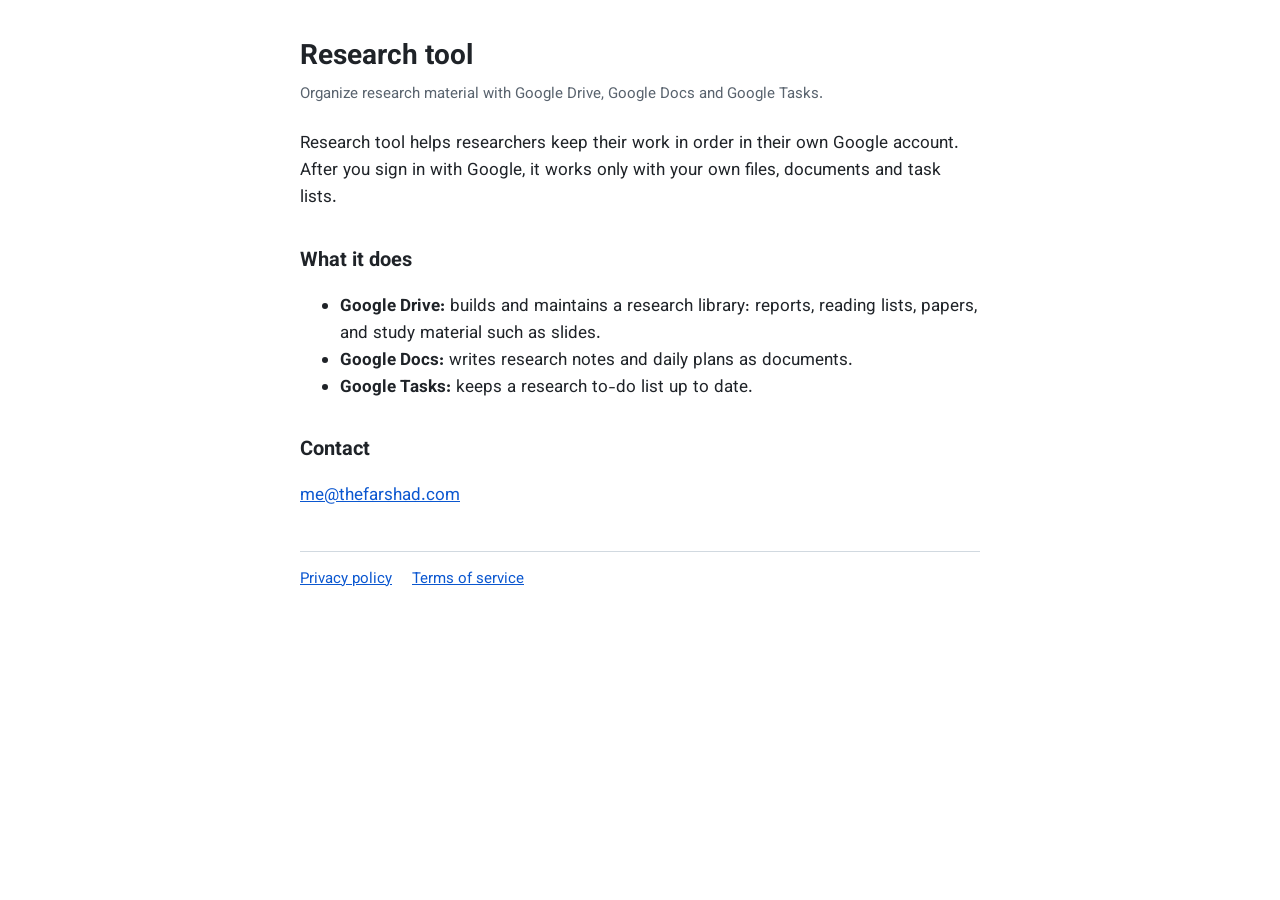
<file: research-tool/index.html>
<!DOCTYPE html>
<html lang="en">

<head>
  <meta charset="UTF-8">
  <meta name="viewport" content="width=device-width,initial-scale=1.0">
  <title>Research tool</title>
  <link href="https://fonts.googleapis.com/css2?family=Vazirmatn:wght@400;600&display=swap" rel="stylesheet">
  <link rel="stylesheet" href="./style.css">
</head>

<body>
  <main>
    <h1>Research tool</h1>
    <p class="meta">Organize research material with Google Drive, Google Docs and Google Tasks.</p>

    <p>Research tool helps researchers keep their work in order in their own Google account. After you sign in with Google, it works only with your own files, documents and task lists.</p>

    <h2>What it does</h2>
    <ul>
      <li><strong>Google Drive:</strong> builds and maintains a research library: reports, reading lists, papers, and study material such as slides.</li>
      <li><strong>Google Docs:</strong> writes research notes and daily plans as documents.</li>
      <li><strong>Google Tasks:</strong> keeps a research to-do list up to date.</li>
    </ul>

    <h2>Contact</h2>
    <p><a href="mailto:me@thefarshad.com">me@thefarshad.com</a></p>

    <nav>
      <a href="./privacy.html">Privacy policy</a>
      <a href="./terms.html">Terms of service</a>
    </nav>
  </main>
</body>

</html>
</file>
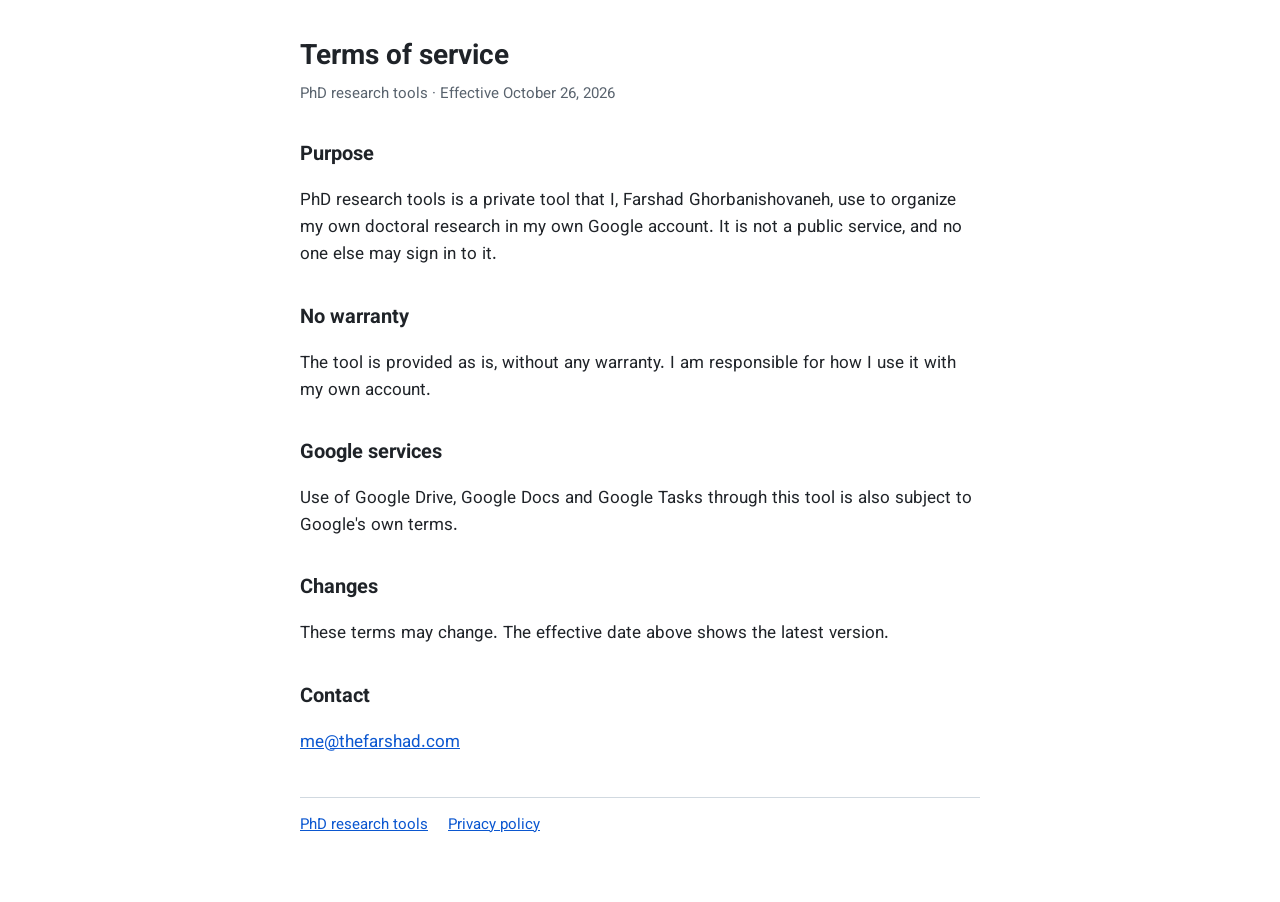
<file: phd-research-tools/terms.html>
<!DOCTYPE html>
<html lang="en">

<head>
  <meta charset="UTF-8">
  <meta name="viewport" content="width=device-width,initial-scale=1.0">
  <title>Terms of service | PhD research tools</title>
  <link rel="icon" type="image/x-icon" href="../assets/Farshad-Ghorbani.svg">
  <link href="https://fonts.googleapis.com/css2?family=Vazirmatn:wght@400;600&display=swap" rel="stylesheet">
  <link rel="stylesheet" href="./style.css">
</head>

<body>
  <main>
    <h1>Terms of service</h1>
    <p class="meta">PhD research tools · Effective October 26, 2026</p>

    <h2>Purpose</h2>
    <p>PhD research tools is a private tool that I, Farshad Ghorbanishovaneh, use to organize my own doctoral research in my own Google account. It is not a public service, and no one else may sign in to it.</p>

    <h2>No warranty</h2>
    <p>The tool is provided as is, without any warranty. I am responsible for how I use it with my own account.</p>

    <h2>Google services</h2>
    <p>Use of Google Drive, Google Docs and Google Tasks through this tool is also subject to Google's own terms.</p>

    <h2>Changes</h2>
    <p>These terms may change. The effective date above shows the latest version.</p>

    <h2>Contact</h2>
    <p><a href="mailto:me@thefarshad.com">me@thefarshad.com</a></p>

    <nav>
      <a href="./">PhD research tools</a>
      <a href="./privacy.html">Privacy policy</a>
    </nav>
  </main>
</body>

</html>
</file>
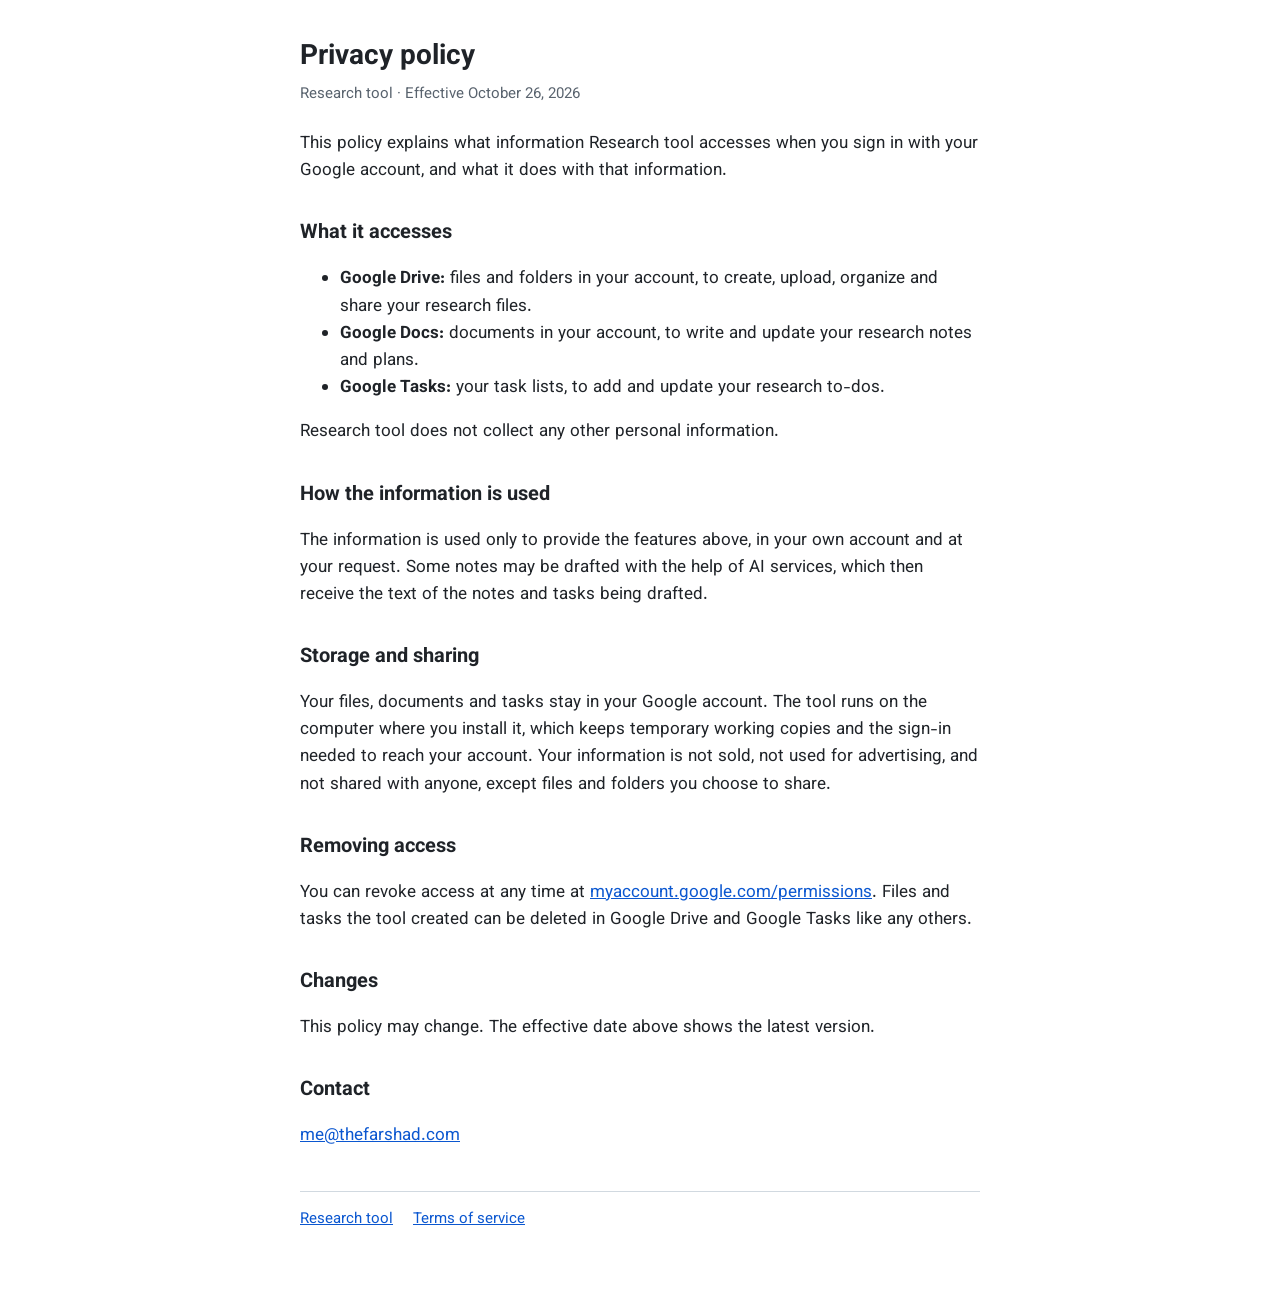
<file: research-tool/privacy.html>
<!DOCTYPE html>
<html lang="en">

<head>
  <meta charset="UTF-8">
  <meta name="viewport" content="width=device-width,initial-scale=1.0">
  <title>Privacy policy | Research tool</title>
  <link href="https://fonts.googleapis.com/css2?family=Vazirmatn:wght@400;600&display=swap" rel="stylesheet">
  <link rel="stylesheet" href="./style.css">
</head>

<body>
  <main>
    <h1>Privacy policy</h1>
    <p class="meta">Research tool · Effective October 26, 2026</p>

    <p>This policy explains what information Research tool accesses when you sign in with your Google account, and what it does with that information.</p>

    <h2>What it accesses</h2>
    <ul>
      <li><strong>Google Drive:</strong> files and folders in your account, to create, upload, organize and share your research files.</li>
      <li><strong>Google Docs:</strong> documents in your account, to write and update your research notes and plans.</li>
      <li><strong>Google Tasks:</strong> your task lists, to add and update your research to-dos.</li>
    </ul>
    <p>Research tool does not collect any other personal information.</p>

    <h2>How the information is used</h2>
    <p>The information is used only to provide the features above, in your own account and at your request. Some notes may be drafted with the help of AI services, which then receive the text of the notes and tasks being drafted.</p>

    <h2>Storage and sharing</h2>
    <p>Your files, documents and tasks stay in your Google account. The tool runs on the computer where you install it, which keeps temporary working copies and the sign-in needed to reach your account. Your information is not sold, not used for advertising, and not shared with anyone, except files and folders you choose to share.</p>

    <h2>Removing access</h2>
    <p>You can revoke access at any time at <a href="https://myaccount.google.com/permissions">myaccount.google.com/permissions</a>. Files and tasks the tool created can be deleted in Google Drive and Google Tasks like any others.</p>

    <h2>Changes</h2>
    <p>This policy may change. The effective date above shows the latest version.</p>

    <h2>Contact</h2>
    <p><a href="mailto:me@thefarshad.com">me@thefarshad.com</a></p>

    <nav>
      <a href="./">Research tool</a>
      <a href="./terms.html">Terms of service</a>
    </nav>
  </main>
</body>

</html>
</file>
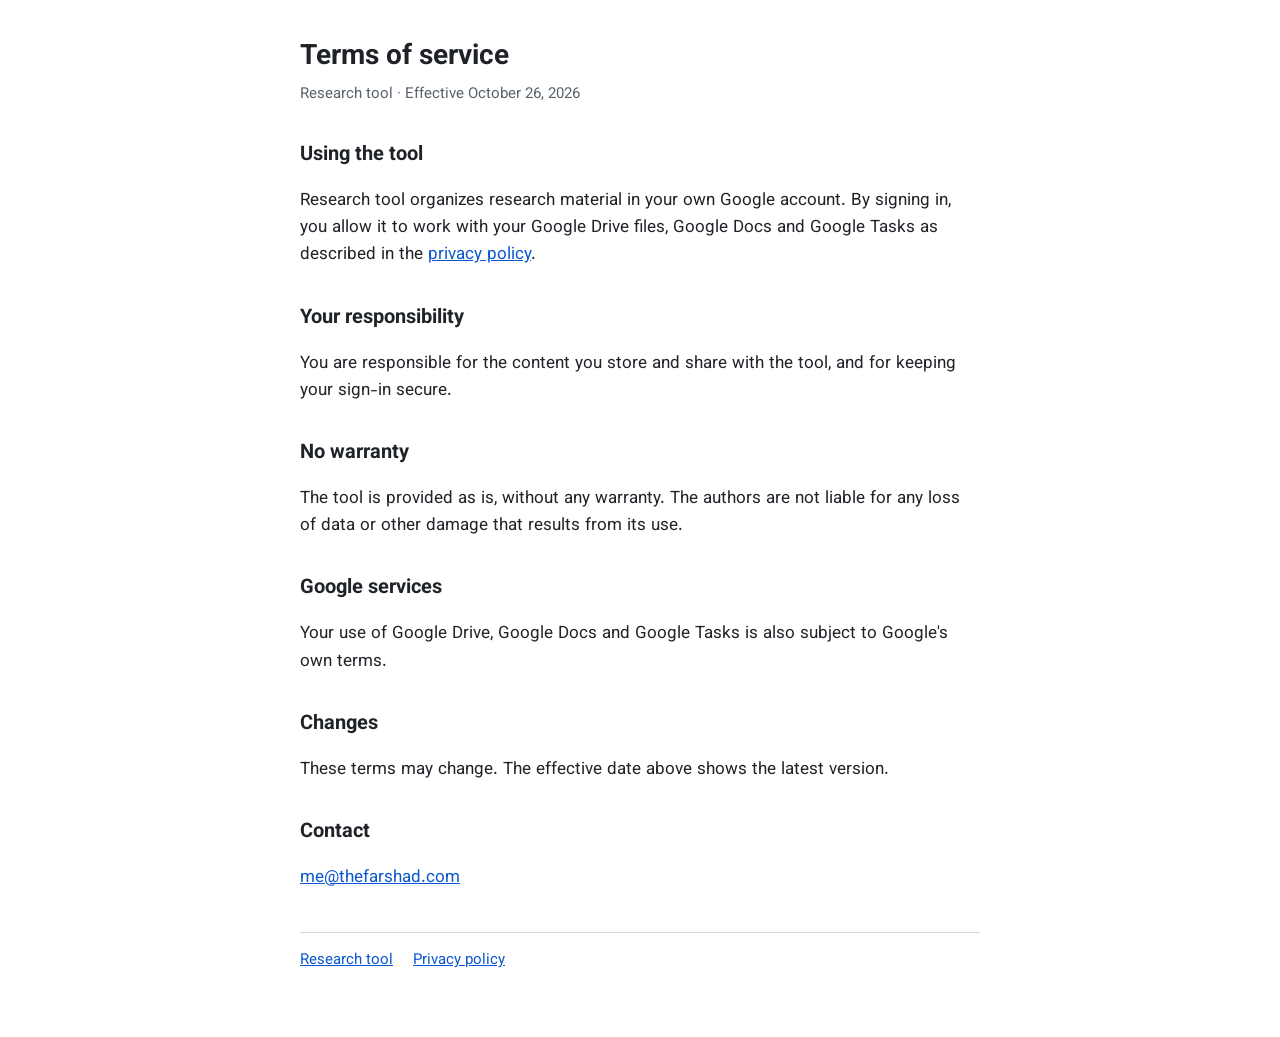
<file: research-tool/terms.html>
<!DOCTYPE html>
<html lang="en">

<head>
  <meta charset="UTF-8">
  <meta name="viewport" content="width=device-width,initial-scale=1.0">
  <title>Terms of service | Research tool</title>
  <link href="https://fonts.googleapis.com/css2?family=Vazirmatn:wght@400;600&display=swap" rel="stylesheet">
  <link rel="stylesheet" href="./style.css">
</head>

<body>
  <main>
    <h1>Terms of service</h1>
    <p class="meta">Research tool · Effective October 26, 2026</p>

    <h2>Using the tool</h2>
    <p>Research tool organizes research material in your own Google account. By signing in, you allow it to work with your Google Drive files, Google Docs and Google Tasks as described in the <a href="./privacy.html">privacy policy</a>.</p>

    <h2>Your responsibility</h2>
    <p>You are responsible for the content you store and share with the tool, and for keeping your sign-in secure.</p>

    <h2>No warranty</h2>
    <p>The tool is provided as is, without any warranty. The authors are not liable for any loss of data or other damage that results from its use.</p>

    <h2>Google services</h2>
    <p>Your use of Google Drive, Google Docs and Google Tasks is also subject to Google's own terms.</p>

    <h2>Changes</h2>
    <p>These terms may change. The effective date above shows the latest version.</p>

    <h2>Contact</h2>
    <p><a href="mailto:me@thefarshad.com">me@thefarshad.com</a></p>

    <nav>
      <a href="./">Research tool</a>
      <a href="./privacy.html">Privacy policy</a>
    </nav>
  </main>
</body>

</html>
</file>
<file: research-tool/style.css>
:root {
  --bg: #ffffff;
  --text: #1f2328;
  --muted: #59636e;
  --link: #0b57d0;
  --rule: #d1d9e0;
}

@media (prefers-color-scheme: dark) {
  :root {
    --bg: #0d1117;
    --text: #e6edf3;
    --muted: #9198a1;
    --link: #79b8ff;
    --rule: #30363d;
  }
}

body {
  margin: 0;
  background: var(--bg);
  color: var(--text);
  font-family: "Vazirmatn", system-ui, sans-serif;
  font-size: 17px;
  line-height: 1.6;
}

main {
  max-width: 680px;
  margin: 0 auto;
  padding: 40px 16px 64px;
}

h1 {
  font-size: 28px;
  line-height: 1.25;
  margin: 0 0 8px;
}

h2 {
  font-size: 20px;
  margin: 32px 0 8px;
}

a {
  color: var(--link);
}

.meta {
  color: var(--muted);
  font-size: 15px;
  margin: 0 0 24px;
}

nav {
  border-top: 1px solid var(--rule);
  margin-top: 40px;
  padding-top: 16px;
  font-size: 15px;
}

nav a {
  margin-right: 16px;
}
</file>
<file: phd-research-tools/style.css>
:root {
  --bg: #ffffff;
  --text: #1f2328;
  --muted: #59636e;
  --link: #0b57d0;
  --rule: #d1d9e0;
}

@media (prefers-color-scheme: dark) {
  :root {
    --bg: #0d1117;
    --text: #e6edf3;
    --muted: #9198a1;
    --link: #79b8ff;
    --rule: #30363d;
  }
}

body {
  margin: 0;
  background: var(--bg);
  color: var(--text);
  font-family: "Vazirmatn", system-ui, sans-serif;
  font-size: 17px;
  line-height: 1.6;
}

main {
  max-width: 680px;
  margin: 0 auto;
  padding: 40px 16px 64px;
}

h1 {
  font-size: 28px;
  line-height: 1.25;
  margin: 0 0 8px;
}

h2 {
  font-size: 20px;
  margin: 32px 0 8px;
}

a {
  color: var(--link);
}

.meta {
  color: var(--muted);
  font-size: 15px;
  margin: 0 0 24px;
}

nav {
  border-top: 1px solid var(--rule);
  margin-top: 40px;
  padding-top: 16px;
  font-size: 15px;
}

nav a {
  margin-right: 16px;
}
</file>
